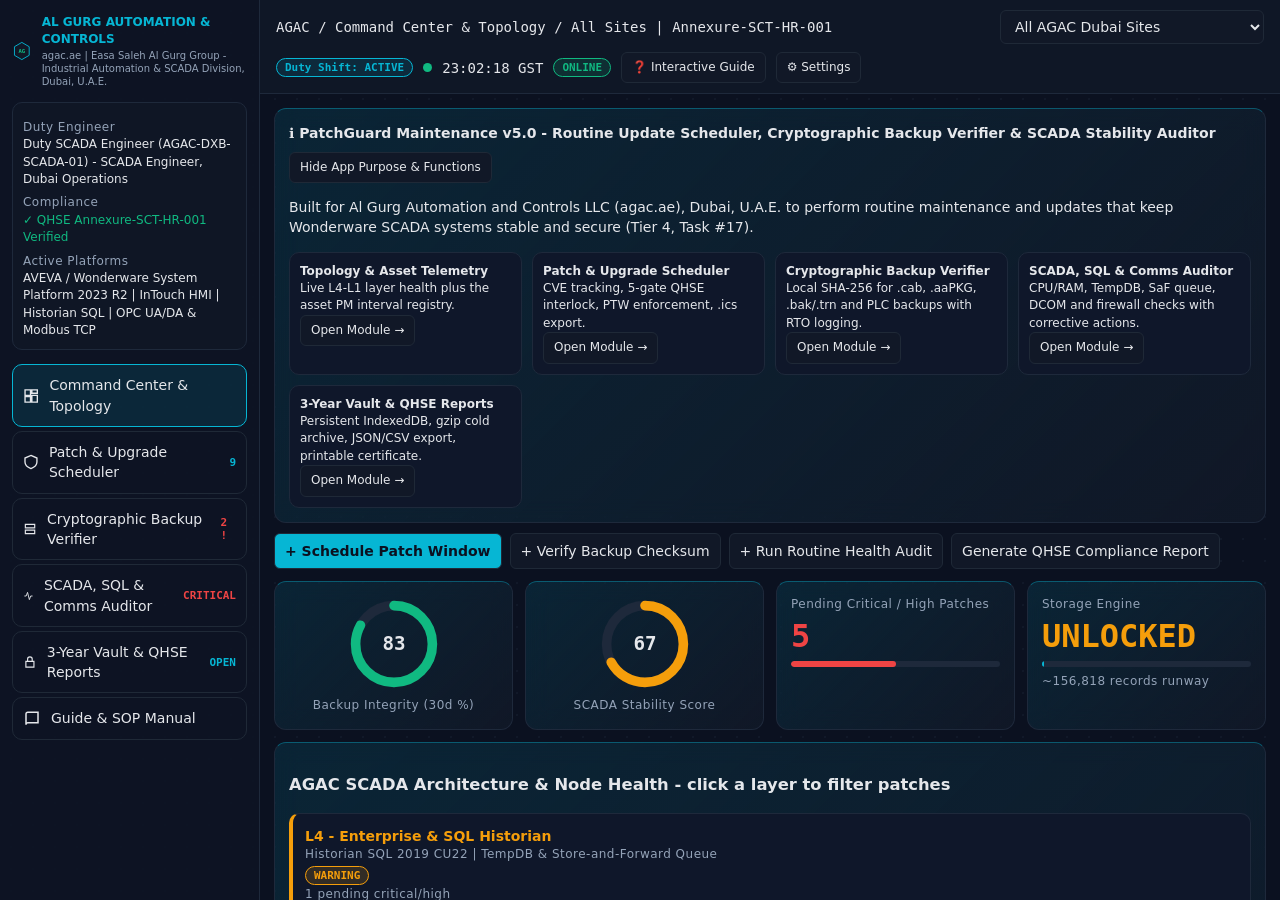
<file: index.html>
<!doctype html><html lang="en"><head><meta charset="utf-8"><meta name="viewport" content="width=device-width,initial-scale=1,viewport-fit=cover"><title>AGAC PatchGuard - SCADA Maintenance</title>
<script>try{if(!localStorage.getItem('agac_sw_v5_flushed')){localStorage.setItem('agac_sw_v5_flushed','1');Promise.all([navigator.serviceWorker?navigator.serviceWorker.getRegistrations().then(r=>Promise.all(r.map(x=>x.unregister()))):0,window.caches?caches.keys().then(k=>Promise.all(k.map(x=>caches.delete(x)))):0]).then(()=>location.reload())}}catch(e){}</script>
<link rel="manifest" href="manifest.webmanifest"><meta name="theme-color" content="#0b1120"><link rel="icon" href="favicon.svg" type="image/svg+xml"><link rel="icon" href="favicon.ico"><link rel="apple-touch-icon" href="apple-touch-icon.png">
<meta name="apple-mobile-web-app-capable" content="yes"><meta name="mobile-web-app-capable" content="yes"><meta name="apple-mobile-web-app-title" content="PatchGuard"><meta name="apple-mobile-web-app-status-bar-style" content="black-translucent"><meta name="msapplication-TileColor" content="#0b1120">
<link rel="stylesheet" href="css/styles.css"></head><body>
<div id="shell"><aside id="side"><div class="brand"><svg viewBox="0 0 64 64" width="44" height="44"><path d="M32 4l24 14v28L32 60 8 46V18z" fill="#111827" stroke="#06b6d4" stroke-width="3"/><text x="32" y="38" text-anchor="middle" fill="#10b981" font-family="monospace" font-weight="700" font-size="18">AG</text></svg><div><b>AL GURG AUTOMATION &amp; CONTROLS</b><span>agac.ae | Easa Saleh Al Gurg Group - Industrial Automation &amp; SCADA Division, Dubai, U.A.E.</span></div></div>
<div class="duty" id="duty"><span class="lb">Role</span>SCADA Engineer - Dubai Operations<span class="lb">Compliance</span><span class="ok">&#10003; QHSE Annexure-SCT-HR-001 Verified</span><span class="lb">Active Platforms</span>AVEVA / Wonderware System Platform 2023 R2 | InTouch HMI | Historian SQL | OPC UA/DA &amp; Modbus TCP</div><div id="nav"></div></aside>
<div id="wrap"><div id="top"><span id="crumb" class="mono"></span><select id="site"><option value="">All AGAC Dubai Sites</option><option>Dubai District Cooling Plant #2</option><option>Jebel Ali Water Pumping Station</option><option>Al Quoz Substation</option><option>DEWA 132kV Interface Node</option></select><span class="hb"><span class="b in">Duty Shift: ACTIVE</span><span class="pulse"></span><span id="clk" class="mono"></span><span id="net" class="b ok">ONLINE</span><button id="tour" class="sm">&#10067; Interactive Guide</button><button id="gear" class="sm">&#9881; Settings</button><button id="install" class="p">Install App</button></span></div><main id="main"></main></div></div>
<div id="report"></div><div id="toast"></div><script src="js/db.js"></script><script src="js/app.js"></script></body></html>
</file>
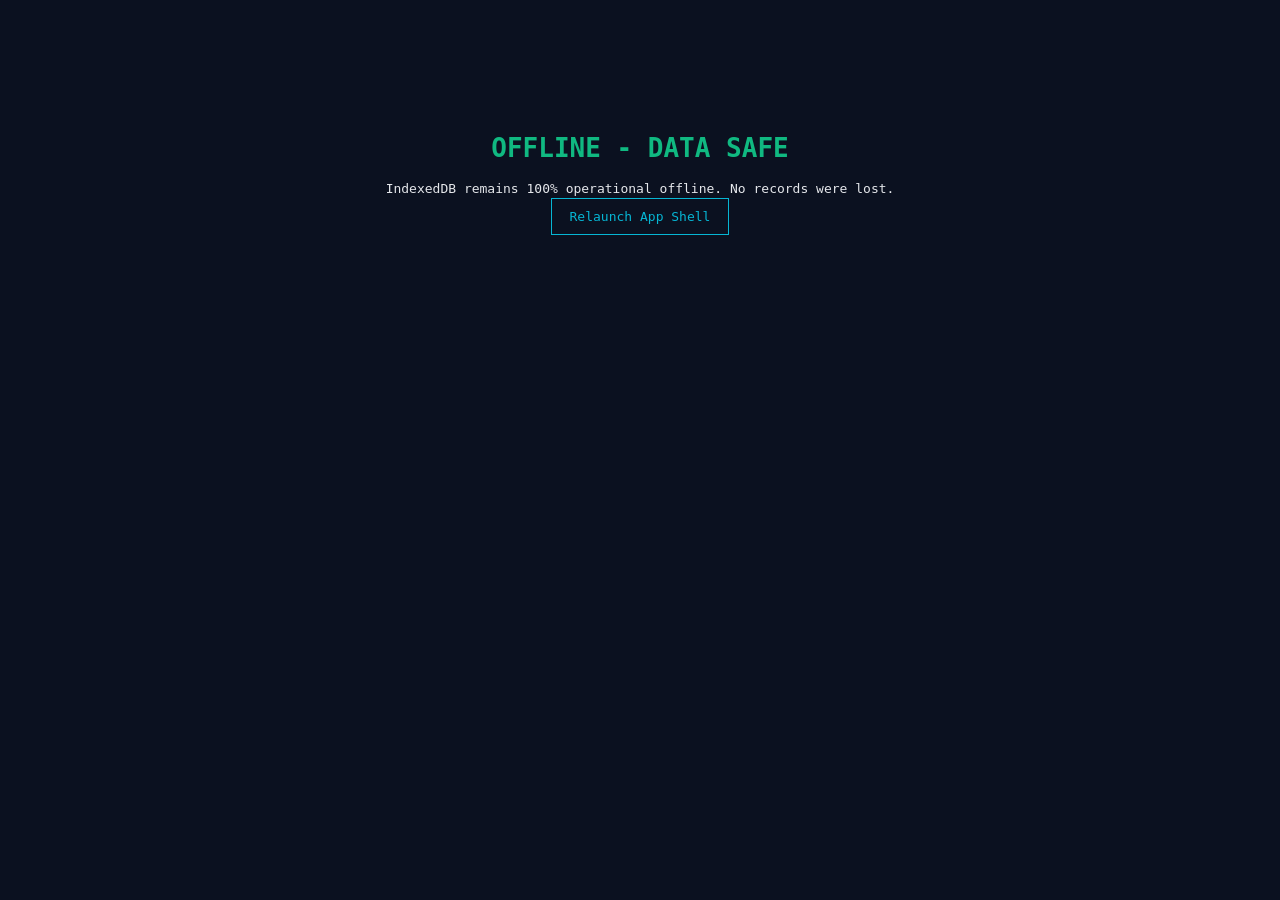
<file: offline.html>
<!doctype html><meta charset=utf-8><meta name=viewport content="width=device-width,initial-scale=1"><title>Offline</title><body style="background:#0b1120;color:#e5e7eb;font-family:monospace;text-align:center;padding:12vh 20px"><h1 style="color:#10b981">OFFLINE - DATA SAFE</h1><p>IndexedDB remains 100% operational offline. No records were lost.</p><a href="index.html" style="color:#06b6d4;border:1px solid #06b6d4;padding:10px 18px;text-decoration:none">Relaunch App Shell</a>
</file>
<file: css/styles.css>
*{box-sizing:border-box}body{margin:0;background:#0b1120;color:#e5e7eb;font:14px/1.45 system-ui,sans-serif}
header{display:flex;justify-content:space-between;align-items:center;padding:10px 16px;background:#111827;border-bottom:1px solid #1f2937;flex-wrap:wrap;gap:8px}
h1{font:700 16px monospace;color:#06b6d4;margin:0}nav{display:flex;gap:4px;overflow-x:auto;padding:8px 12px;background:#0b1120;border-bottom:1px solid #1f2937}
nav button{white-space:nowrap}main{padding:14px;max-width:1200px;margin:auto}
button,select,input,textarea{background:#111827;color:#e5e7eb;border:1px solid #1f2937;border-radius:6px;padding:7px 10px;font:inherit}
button{cursor:pointer}button:hover,nav button.on{border-color:#06b6d4;color:#06b6d4}button.p{background:#06b6d4;color:#0b1120;font-weight:700}button.d{color:#ef4444}
.grid{display:grid;grid-template-columns:repeat(auto-fit,minmax(220px,1fr));gap:12px;margin:12px 0}.card{background:#111827;border:1px solid #1f2937;border-radius:8px;padding:14px}
.kpi b{display:block;font:700 28px monospace}.bar{display:flex;gap:8px;flex-wrap:wrap;margin:10px 0}
table{width:100%;border-collapse:collapse;font-size:13px}th,td{text-align:left;padding:7px;border-bottom:1px solid #1f2937}th{color:#9ca3af;font-weight:600}.tw{overflow-x:auto}
.b{padding:2px 8px;border-radius:99px;font:600 11px monospace;border:1px solid}.ok{color:#10b981}.wa{color:#f59e0b}.cr{color:#ef4444}.in{color:#06b6d4}
.modal{position:fixed;inset:0;background:#000a;display:flex;align-items:center;justify-content:center;z-index:9;padding:12px}.modal form{background:#111827;border:1px solid #06b6d4;border-radius:8px;padding:16px;max-width:560px;width:100%;max-height:92vh;overflow:auto}
label{display:block;margin:8px 0 2px;color:#9ca3af;font-size:12px}.modal input:not([type=checkbox]),.modal select,.modal textarea{width:100%}label.ck{display:flex;gap:8px;color:#e5e7eb;font-size:13px}
.drop{border:2px dashed #06b6d4;padding:24px;text-align:center;border-radius:8px}.mono{font-family:monospace;word-break:break-all}
#toast{position:fixed;bottom:16px;right:16px;background:#10b981;color:#0b1120;padding:10px 14px;border-radius:6px;display:none;z-index:99}
#install{display:none}#report{display:none}
@media print{body>*:not(#report){display:none!important}#report{display:block!important;background:#fff;color:#000;padding:20px;font-family:serif}#report table,#report th,#report td{border:1px solid #888;color:#000}}
header{position:sticky;top:0;z-index:5;backdrop-filter:blur(12px);background:#111827ee}nav{position:sticky;top:49px;z-index:4;background:#0b1120ee}main{max-width:1440px}
.hb{display:flex;gap:10px;align-items:center}.pulse{width:9px;height:9px;border-radius:50%;background:#10b981;box-shadow:0 0 0 0 #10b981aa;animation:p 2s infinite}@keyframes p{70%{box-shadow:0 0 0 9px #0000}}
.card{background:linear-gradient(135deg,rgba(6,182,212,.12),rgba(17,24,39,.95));backdrop-filter:blur(12px);border:1px solid #1e293b;border-top:1px solid #06b6d466;border-radius:12px}
.kpi b{font-size:32px;margin:4px 0}.lb{display:block;color:#94a3b8;font-size:12px;letter-spacing:.04em}
.m{display:block;height:6px;background:#1e293b;border-radius:9px;overflow:hidden;margin:6px 0;min-width:70px}.m u{display:block;height:100%;border-radius:9px;background:#06b6d4}.m u.ok{background:#10b981}.m u.wa{background:#f59e0b}.m u.cr{background:#ef4444}
.b{white-space:nowrap;display:inline-block;margin:1px 0;background:#ffffff0d}.b.ok{border-color:#10b981;background:rgba(16,185,129,.15)}.b.wa{border-color:#f59e0b;background:rgba(245,158,11,.15)}.b.cr{border-color:#ef4444;background:rgba(239,68,68,.15)}.b.in{border-color:#06b6d4;background:rgba(6,182,212,.12)}
.tw td,.tw th{white-space:nowrap}td.act{display:flex;gap:6px}td.act button{white-space:nowrap}
.fb{display:inline-block;cursor:pointer;padding:8px 14px;border:1px solid #06b6d4;border-radius:6px;color:#06b6d4;margin:6px 0}.fb:hover{box-shadow:0 0 14px #06b6d466}
.drop{background:radial-gradient(circle,#06b6d41a,transparent);box-shadow:inset 0 0 24px #06b6d422;border-radius:12px}
body{background:#0b1120 radial-gradient(#1e293b55 1px,transparent 1px) 0 0/22px 22px;overflow:hidden}#shell{display:flex;height:100vh;width:100vw}
#side{width:260px;flex:none;background:#0d1424ee;border-right:1px solid #1e293b;overflow:auto;padding:14px 12px}#wrap{flex:1;display:flex;flex-direction:column;min-width:0}#main{overflow:auto;flex:1;max-width:none;margin:0;width:100%}
.brand{display:flex;gap:10px;align-items:center}.brand b{font-size:12px;color:#06b6d4;display:block}.brand span{font-size:10px;color:#94a3b8;display:block;line-height:1.3}
.duty{margin:14px 0;padding:10px;border:1px solid #1e293b;border-radius:10px;font-size:12px;background:#11182799}.duty .lb{margin-top:6px}
#nav button{display:flex;gap:10px;align-items:center;width:100%;text-align:left;margin:4px 0;padding:10px;border-radius:10px;background:transparent}#nav button.on{background:#06b6d41f;border-color:#06b6d4}#nav button em{margin-left:auto;font:700 11px monospace;font-style:normal}
#top{display:flex;justify-content:space-between;align-items:center;gap:8px;flex-wrap:wrap;padding:10px 16px;background:#111827ee;backdrop-filter:blur(12px);border-bottom:1px solid #1e293b}
.ring{text-align:center}.ring circle.ok{stroke:#10b981}.ring circle.wa{stroke:#f59e0b}.ring circle.cr{stroke:#ef4444}.kpi b small{font-size:13px;color:#94a3b8}
.topo{display:grid;gap:10px}.lay{cursor:pointer;padding:12px;border:1px solid #1e293b;border-left:4px solid #06b6d4;border-radius:10px;background:#0f172a}.lay.ok{border-left-color:#10b981}.lay.wa{border-left-color:#f59e0b}.lay.cr{border-left-color:#ef4444;animation:bl 2s infinite}.lay:hover{background:#16213a}@keyframes bl{50%{box-shadow:0 0 14px #ef444466}}
.b.cr{animation:bl 2s infinite}.sm{padding:6px 10px;font-size:12px}
@media(max-width:820px){body{overflow:auto}#shell{flex-direction:column;height:auto}#side{width:auto}#nav{display:flex;overflow:auto}#nav button{white-space:nowrap}}
.ca{display:flex;flex-wrap:wrap;gap:6px;max-width:380px;white-space:normal}.ca .b{white-space:normal}
*{scrollbar-width:thin;scrollbar-color:#334155 #0f172a}::-webkit-scrollbar{width:10px;height:10px}::-webkit-scrollbar-track{background:#0f172a}::-webkit-scrollbar-thumb{background:#334155;border-radius:6px}::-webkit-scrollbar-corner{background:#0f172a}
.tour-highlight-pulse{outline:2px solid #06b6d4;border-radius:10px;animation:pu 1s infinite}@keyframes pu{0%,100%{box-shadow:0 0 0 3px #06b6d455,0 0 18px #06b6d4}50%{box-shadow:0 0 0 9px #06b6d422,0 0 36px #06b6d4}}
details{border-bottom:1px solid #1e293b;padding:8px 0}summary{cursor:pointer;color:#06b6d4}.mini{display:grid;grid-template-columns:repeat(auto-fit,minmax(210px,1fr));gap:10px;margin-top:10px}.mini>div{border:1px solid #1e293b;border-radius:10px;padding:10px;background:#0f172a;font-size:12px}
</file>
